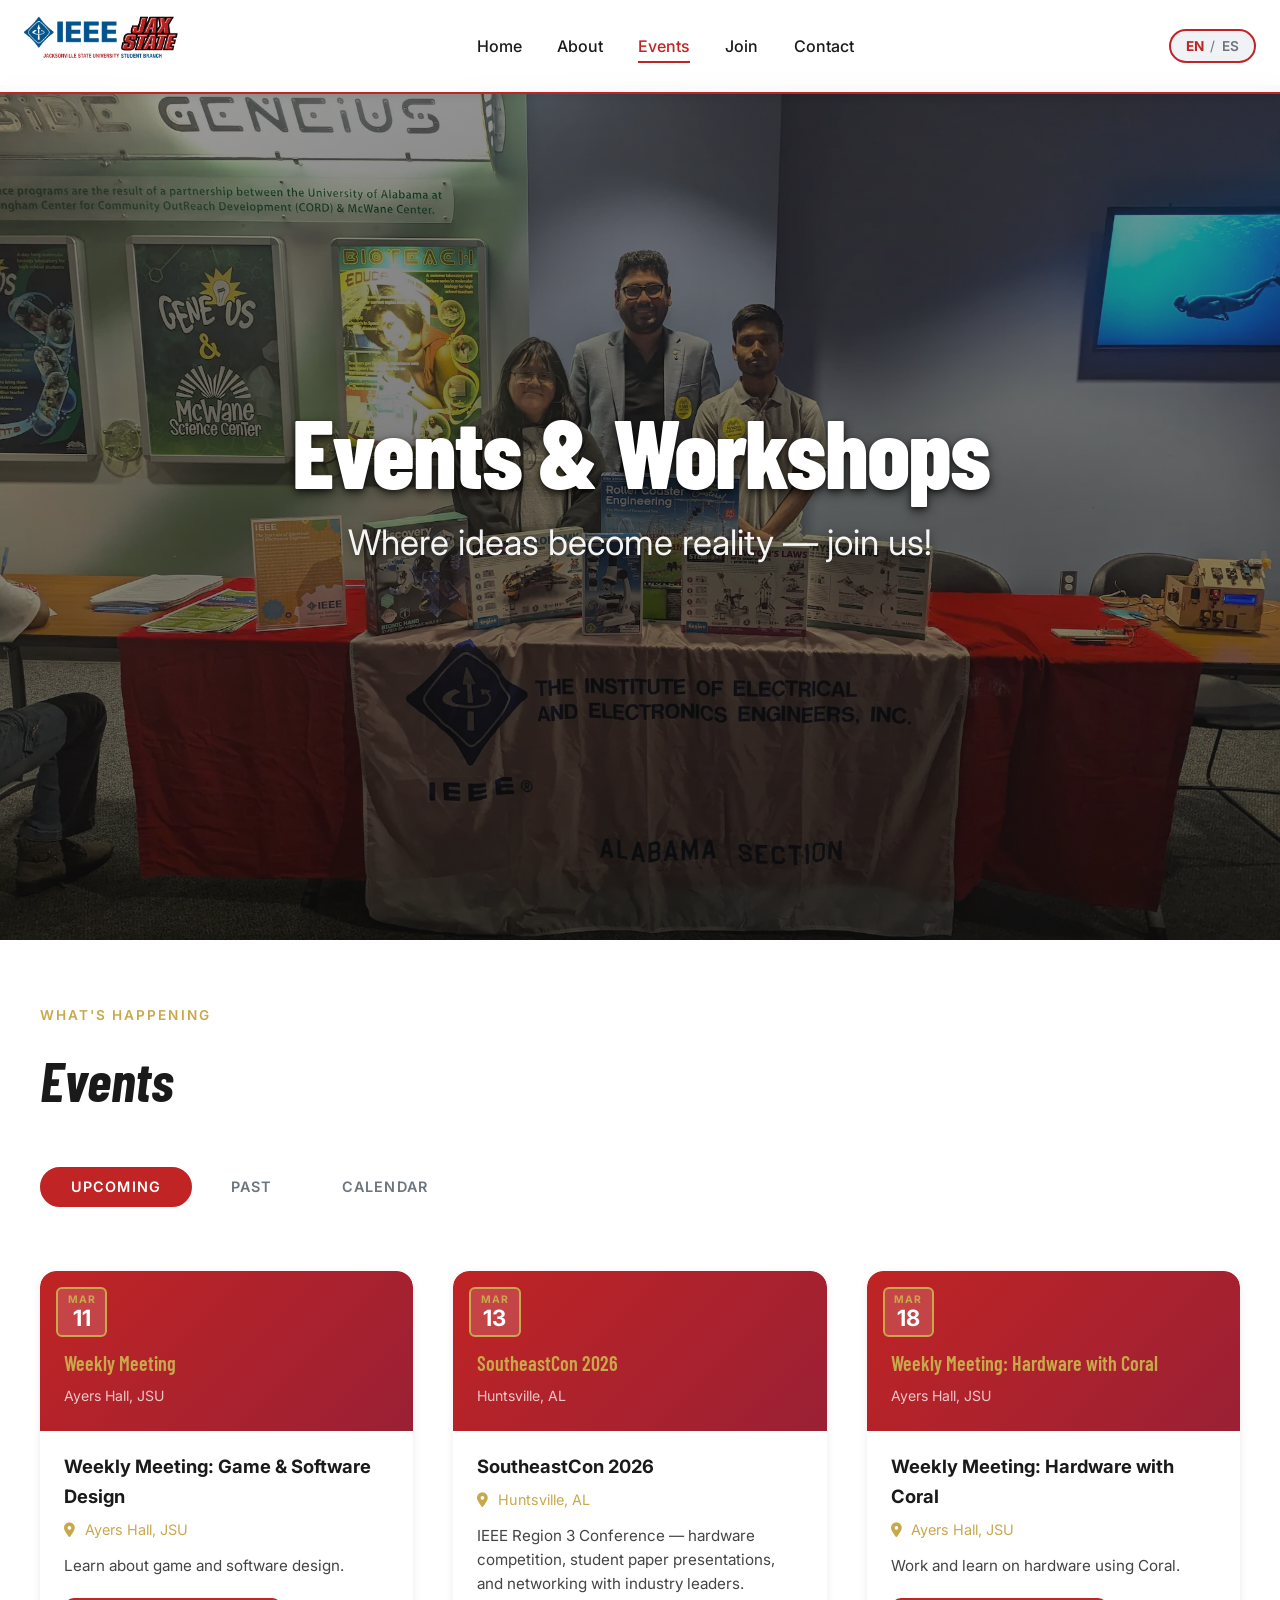
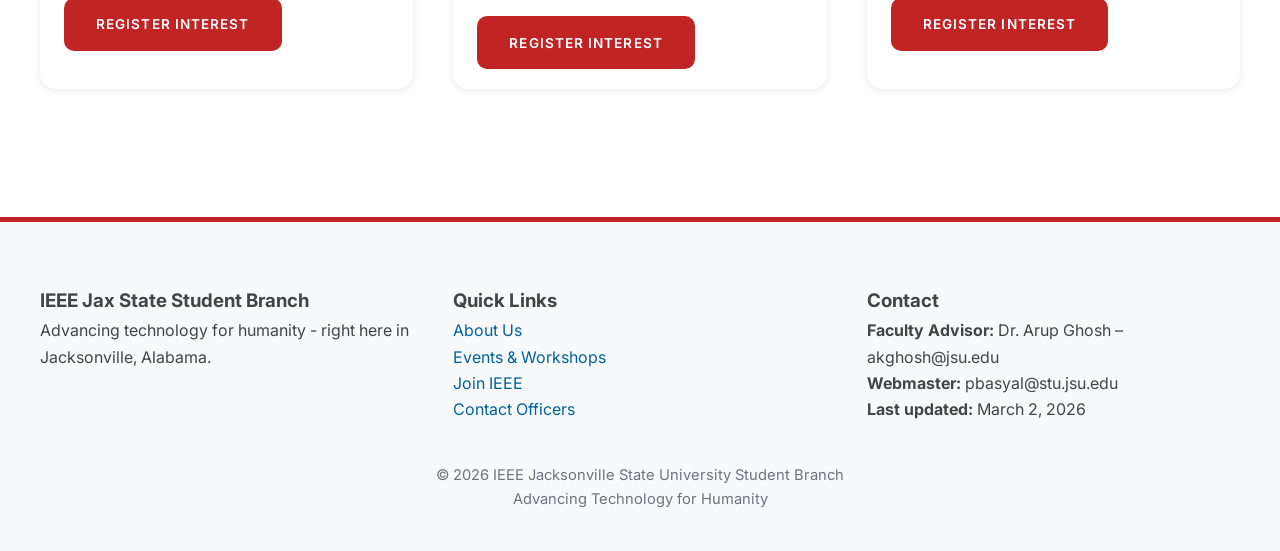
<file: events.html>
<!DOCTYPE html>
<html lang="en">
<head>
  <meta charset="UTF-8" />
  <meta name="viewport" content="width=device-width, initial-scale=1.0"/>
  <title>Events – IEEE Jax State Student Branch</title>
  <link rel="icon" type="image/png" href="/assets/favicon-3.png">
  <meta name="description" content="Upcoming and past events, workshops, competitions and IEEE activities at Jacksonville State University."/>
  <meta property="og:title" content="Events – IEEE Jax State Student Branch"/>
  <meta property="og:description" content="Upcoming and past events, workshops, competitions and IEEE activities at Jacksonville State University."/>
  <meta property="og:url" content="https://ieeejaxstate.github.io/events.html"/>
  <meta property="og:type" content="website"/>
  <link rel="canonical" href="https://ieeejaxstate.github.io/events.html"/>
  <link rel="stylesheet" href="styles.css"/>
  <link rel="stylesheet" href="https://cdnjs.cloudflare.com/ajax/libs/font-awesome/6.5.1/css/all.min.css" integrity="sha512-DTOQO9RWCH3ppGqcWaEA1BIZOC6xxalwEsw9c2QQeAIftl+Vegovlnee1c9QX4TctnWMn13TZye+giMm8e2LwA==" crossorigin="anonymous" referrerpolicy="no-referrer" />
  <link href="https://fonts.googleapis.com/css2?family=Barlow+Condensed:wght@700&family=Inter:wght@400;500;600;700&display=swap" rel="stylesheet">
</head>
<body>

<!-- Navbar-->
 <nav class="navbar">
  <div class="nav-container">
    <a href="index.html" class="brand">
      <span class="gamecock"><img height="45vh" src="assets/logo-new.png" alt=""></span>
    </a>

    <button class="hamburger" aria-label="Toggle menu">
      <span></span><span></span><span></span>
    </button>

    <div class="nav-links">
      <a href="index.html" data-i18n="nav.home">Home</a>
      <a href="about.html" data-i18n="nav.about">About</a>
      <a href="events.html" class="active" data-i18n="nav.events">Events</a>
      <a href="members.html" data-i18n="nav.join">Join</a>
      <a href="contact.html" data-i18n="nav.contact">Contact</a>
    </div>

    <button class="lang-toggle" id="lang-toggle" aria-label="Toggle language">
      <span class="lang-option active" data-lang="en">EN</span>
      <span class="lang-divider">/</span>
      <span class="lang-option" data-lang="es">ES</span>
    </button>
  </div>
</nav>

<!-- Page header -->
<section class="page-header">
  <div class="page-header-banner"></div>
  <div class="hero-content fade-up">
    <h1 data-i18n="events.title">Events & Workshops</h1>
    <p class="subtitle" data-i18n="events.subtitle">Where ideas become reality — join us!</p>
  </div>
</section>

<!-- Events Section -->
<section class="ev-section">
  <div class="ev-container">
    <span class="ev-label fade-up" data-i18n="events.label">WHAT'S HAPPENING</span>
    <h1 class="ev-heading fade-up" data-i18n="events.title">Events</h1>

    <!-- Tab navigation -->
    <div class="ev-tabs">
      <button class="ev-tab active" data-tab="upcoming" data-i18n="events.tabUpcoming">UPCOMING</button>
      <button class="ev-tab" data-tab="past" data-i18n="events.tabPast">PAST</button>
      <button class="ev-tab" data-tab="calendar" data-i18n="events.tabCalendar">CALENDAR</button>
    </div>

    <!-- UPCOMING tab -->
    <div class="ev-tab-content active" id="tab-upcoming">
      <div class="ev-grid stagger-parent">

        <!-- Event 1 – Weekly Meeting: Game & Software Design -->
        <div class="ev-card stagger-child card-hover-lift">
          <div class="ev-card__preview">
            <div class="ev-date-badge"><span class="ev-month">MAR</span><span class="ev-day">11</span></div>
            <h3 class="ev-card__title" data-i18n="events.e3title">Weekly Meeting</h3>
            <p class="ev-card__location" data-i18n="events.e3loc">Ayers Hall, JSU</p>
          </div>
          <div class="ev-card__details">
            <h3 data-i18n="events.e3name">Weekly Meeting: Game & Software Design</h3>
            <p class="ev-card__place"><i class="fas fa-map-marker-alt"></i> <span data-i18n="events.e3loc">Ayers Hall, JSU</span></p>
            <p class="ev-card__desc" data-i18n="events.e3desc">Learn about game and software design.</p>
            <a href="#" class="btn btn-primary ev-btn" data-i18n="events.register">REGISTER INTEREST</a>
          </div>
        </div>

        <!-- Event 2 – SoutheastCon 2026 -->
        <div class="ev-card stagger-child card-hover-lift">
          <div class="ev-card__preview">
            <div class="ev-date-badge"><span class="ev-month">MAR</span><span class="ev-day">13</span></div>
            <h3 class="ev-card__title" data-i18n="events.e1title">SoutheastCon 2026</h3>
            <p class="ev-card__location" data-i18n="events.e1loc">Huntsville, AL</p>
          </div>
          <div class="ev-card__details">
            <h3 data-i18n="events.e1name">SoutheastCon 2026</h3>
            <p class="ev-card__place"><i class="fas fa-map-marker-alt"></i> <span data-i18n="events.e1loc">Huntsville, AL</span></p>
            <p class="ev-card__desc" data-i18n="events.e1desc">IEEE Region 3 Conference &mdash; hardware competition, student paper presentations, and networking with industry leaders.</p>
            <a href="#" class="btn btn-primary ev-btn" data-i18n="events.register">REGISTER INTEREST</a>
          </div>
        </div>

        <!-- Event 3 – Weekly Meeting: Hardware with Coral -->
        <div class="ev-card stagger-child card-hover-lift">
          <div class="ev-card__preview">
            <div class="ev-date-badge"><span class="ev-month">MAR</span><span class="ev-day">18</span></div>
            <h3 class="ev-card__title" data-i18n="events.e4title">Weekly Meeting: Hardware with Coral</h3>
            <p class="ev-card__location" data-i18n="events.e4loc">Ayers Hall, JSU</p>
          </div>
          <div class="ev-card__details">
            <h3 data-i18n="events.e4name">Weekly Meeting: Hardware with Coral</h3>
            <p class="ev-card__place"><i class="fas fa-map-marker-alt"></i> <span data-i18n="events.e4loc">Ayers Hall, JSU</span></p>
            <p class="ev-card__desc" data-i18n="events.e4desc">Work and learn on hardware using Coral.</p>
            <a href="#" class="btn btn-primary ev-btn" data-i18n="events.register">REGISTER INTEREST</a>
          </div>
        </div>

      </div>
    </div>

    <!-- PAST tab -->
    <div class="ev-tab-content" id="tab-past">
      <div class="ev-grid stagger-parent">

        <div class="ev-card stagger-child card-hover-lift">
          <div class="ev-card__preview">
            <div class="ev-date-badge"><span class="ev-month">NOV</span><span class="ev-day">8</span></div>
            <h3 class="ev-card__title" data-i18n="events.p1title">ICPC Southeast USA Division 2 </h3>
            <p class="ev-card__location" data-i18n="events.p1loc">Atlanta, GA</p>
          </div>
          <div class="ev-card__details">
            <h3>ICPC Southeast USA Division 2 Competition</h3>
            <p class="ev-card__place"><i class="fas fa-map-marker-alt"></i> Atlanta, GA</p>
            <p class="ev-card__desc" data-i18n="events.p1desc">A group of JSU computer science students, guided by coach Dr. Arup Ghosh, competed at Georgia Tech in the ICPC Southeast USA Division 2 programming competition. They solved thirteen challenging problems in a five-hour contest, winning Gold (JaxState4) and Bronze (JaxState2) medals. The team practiced every Saturday since summer, showing strong coding skills and proving JSU can compete with top universities in the region.</p>
          </div>
        </div>

        

        <div class="ev-card stagger-child card-hover-lift">
          <div class="ev-card__preview">
            <div class="ev-date-badge"><span class="ev-month">MAR</span><span class="ev-day">15</span></div>
            <h3 class="ev-card__title" data-i18n="events.p1title">IEEE SoutheastCon 2025</h3>
            <p class="ev-card__location" data-i18n="events.p1loc">Charlotte, NC</p>
          </div>
          <div class="ev-card__details">
            <h3 data-i18n="events.p1name">IEEE SoutheastCon 2025</h3>
            <p class="ev-card__place"><i class="fas fa-map-marker-alt"></i> <span data-i18n="events.p1loc">Charlotte, NC</span></p>
            <p class="ev-card__desc" data-i18n="events.p1desc">Ten Jacksonville State University computer science students, guided by Dr. Arup Ghosh, traveled to Charlotte for the IEEE SoutheastCon conference. They competed in challenges such as software, hardware, networking, ethics, and presentations against universities from across the Southeast. Two students presented research papers on learning improvement and teen online safety. JSU also received the Exemplary Student Branch Award for leadership and student involvement.</p>
          </div>
        </div>

        <!-- Event – SoutheastCon 2024 -->
        <div class="ev-card stagger-child card-hover-lift">
          <div class="ev-card__preview">
            <div class="ev-date-badge"><span class="ev-month">MAR</span><span class="ev-day">20</span></div>
            <h3 class="ev-card__title" data-i18n="events.p2title">IEEE SoutheastCon 2024</h3>
            <p class="ev-card__location" data-i18n="events.p2loc">Atlanta, GA</p>
          </div>
          <div class="ev-card__details">
            <h3 data-i18n="events.p2name">IEEE SoutheastCon 2024</h3>
            <p class="ev-card__place"><i class="fas fa-map-marker-alt"></i> <span data-i18n="events.p2loc">Atlanta, GA</span></p>
            <p class="ev-card__desc" data-i18n="events.p2desc">A group of ten JSU computer science students, guided by Dr. Arup Ghosh, attended IEEE SoutheastCon 2024 in Atlanta. They competed in software, hardware, networking, ethics, and presentations, winning the Exemplary Student Branch Award for leadership and involvement. Two students presented research papers on learning improvement and online safety for teens. JSU students proudly represented their university among top engineering schools in the region.</p>
          </div>
        </div>

        

      </div>
    </div>

    <!-- CALENDAR tab -->
    <div class="ev-tab-content" id="tab-calendar">
      <div style="text-align:center;">
        <h3 data-i18n="calendar.live">Live Calendar</h3>
        <iframe src="https://calendar.google.com/calendar/embed?src=417ea105f7176b2054610d8eeb1a9aeb452cdad0dfd4c1419b66f2cdfc347d2e%40group.calendar.google.com&ctz=America%2FChicago"
                class="calendar-iframe"
                style="margin-top:1rem;"
                frameborder="0" scrolling="no"></iframe>
        <p style="margin-top:1rem; color:var(--text-muted); font-size:0.95rem;">
          <span data-i18n="calendar.public">Calendar is public — no login required</span>
        </p>
      </div>
    </div>

  </div>
</section>

<!-- Footer (copy from index.html) -->
 <footer>
  <div class="footer-grid">
    <div>
      <h3 data-i18n="footer.branch">IEEE Jax State Student Branch</h3>
      <p data-i18n="footer.tagline">Advancing technology for humanity - right here in Jacksonville, Alabama.</p>
    </div>

    <div>
      <h3 data-i18n="footer.links">Quick Links</h3>
      <ul style="list-style:none; padding:0;">
        <li><a href="about.html" data-i18n="footer.about">About Us</a></li>
        <li><a href="events.html" data-i18n="footer.events">Events & Workshops</a></li>
        <li><a href="members.html" data-i18n="footer.join">Join IEEE</a></li>
        <li><a href="contact.html" data-i18n="footer.contact">Contact Officers</a></li>
      </ul>
    </div>

    <div>
      <h3 data-i18n="footer.contactTitle">Contact</h3>
      <p><strong data-i18n="footer.advisor">Faculty Advisor:</strong> Dr. Arup Ghosh – akghosh@jsu.edu</p>
      <p><strong data-i18n="footer.webmaster">Webmaster:</strong> pbasyal@stu.jsu.edu</p>
      <p><strong data-i18n="footer.updated">Last updated:</strong> March 2, 2026</p>
    </div>
  </div>

  <div class="last-updated" data-i18n="footer.copyright">
    © 2026 IEEE Jacksonville State University Student Branch <br>
    Advancing Technology for Humanity
  </div>
</footer>

<script src="script.js"></script>
</body>
</html>
</file>
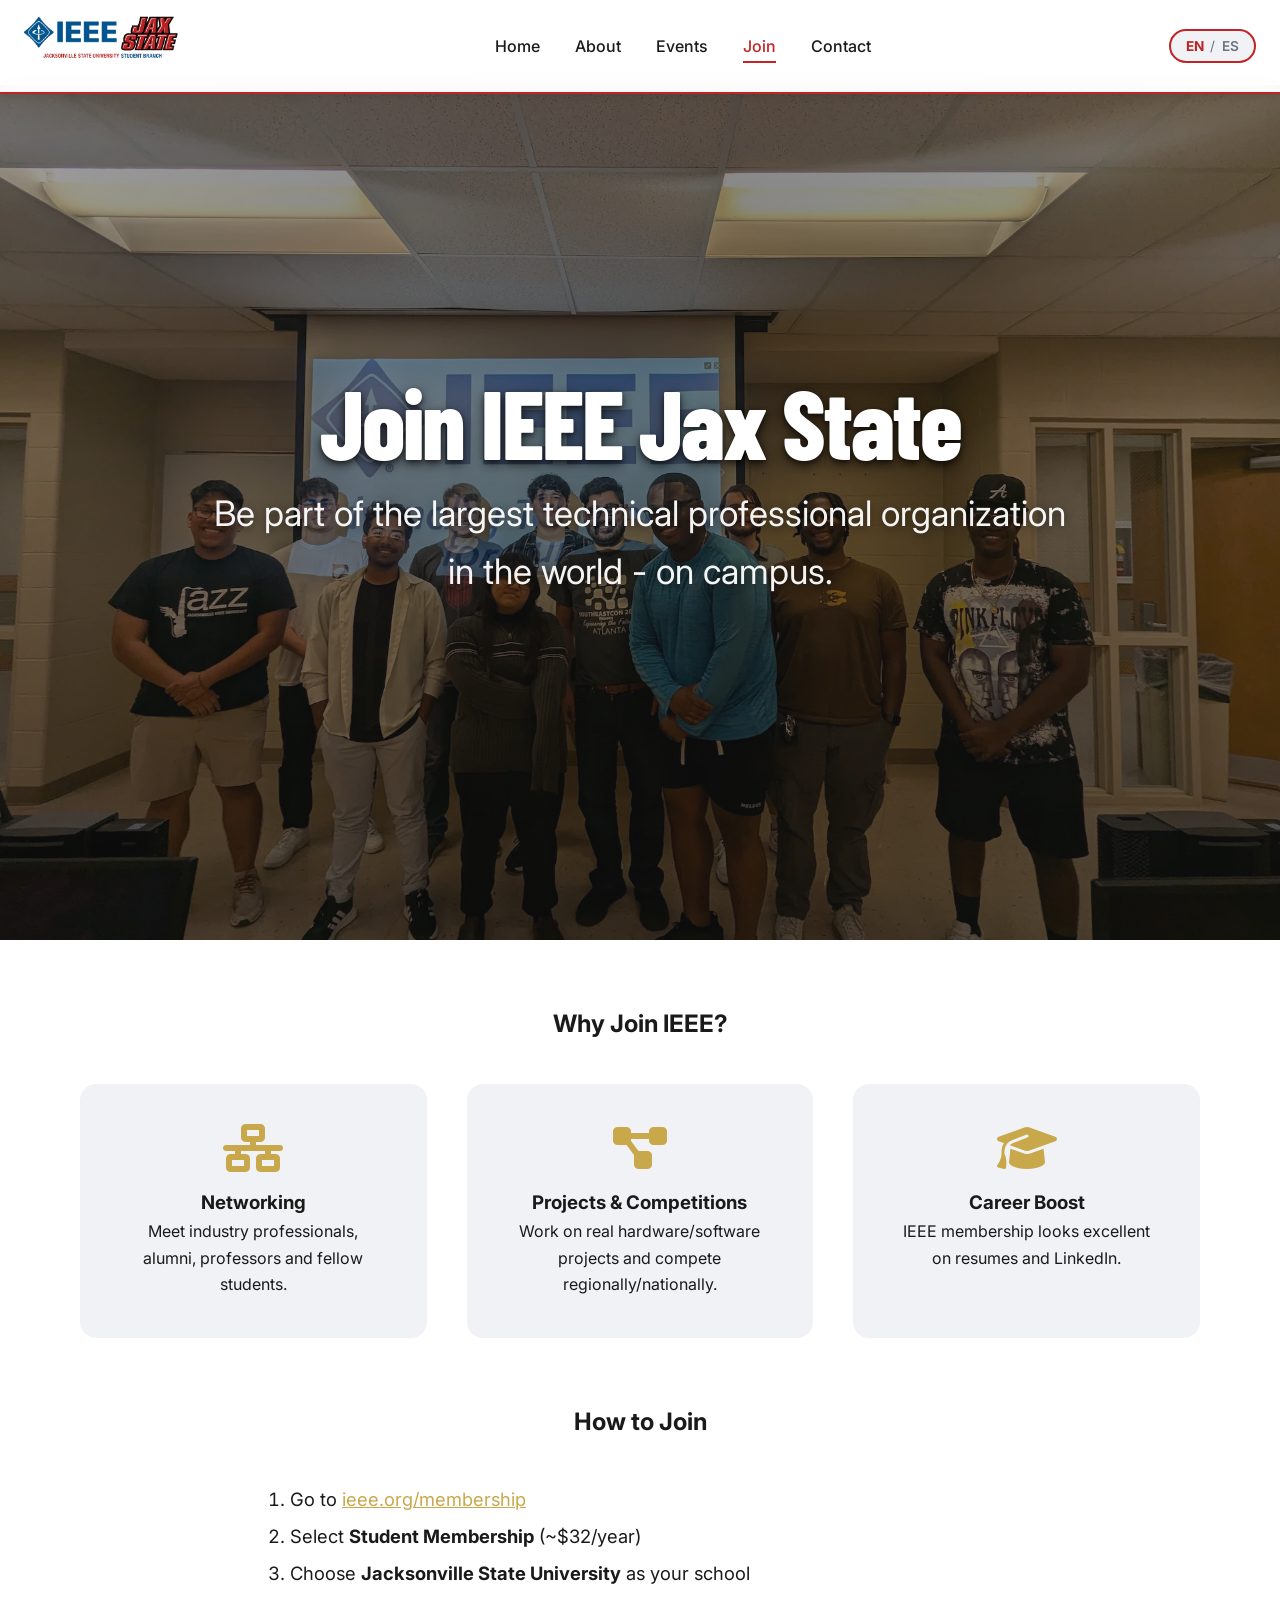
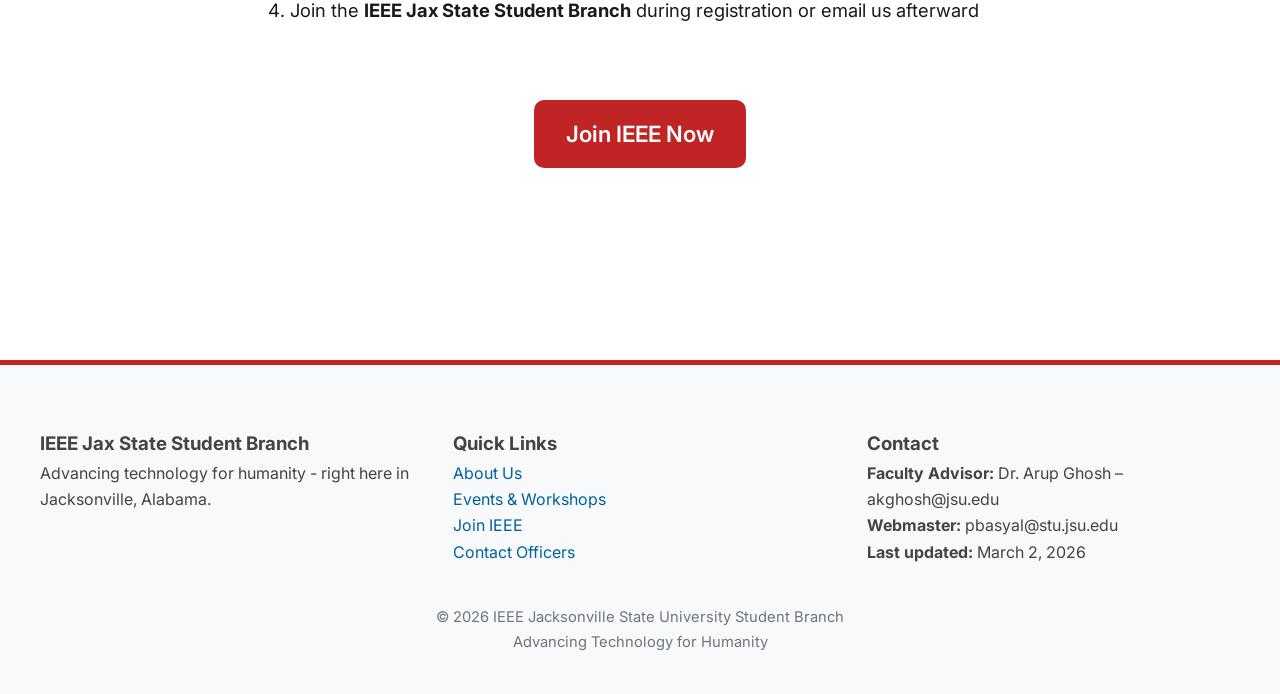
<file: members.html>
<!DOCTYPE html>
<html lang="en">
<head>
  <meta charset="UTF-8" />
  <meta name="viewport" content="width=device-width, initial-scale=1.0"/>
  <title>Join IEEE Jax State – Membership</title>
  <link rel="icon" type="image/png" href="/assets/favicon-3.png">
  <meta name="description" content="Join the IEEE Student Branch at Jacksonville State University. Learn about membership benefits, dues, and how to become a member."/>
  <meta property="og:title" content="Join IEEE Jax State – Membership"/>
  <meta property="og:description" content="Join the IEEE Student Branch at Jacksonville State University. Membership benefits, dues, and sign-up."/>
  <meta property="og:url" content="https://ieeejaxstate.github.io/members.html"/>
  <meta property="og:type" content="website"/>
  <link rel="canonical" href="https://ieeejaxstate.github.io/members.html"/>
  <link rel="stylesheet" href="styles.css"/>
  <link rel="stylesheet" href="https://cdnjs.cloudflare.com/ajax/libs/font-awesome/6.5.1/css/all.min.css" integrity="sha512-DTOQO9RWCH3ppGqcWaEA1BIZOC6xxalwEsw9c2QQeAIftl+Vegovlnee1c9QX4TctnWMn13TZye+giMm8e2LwA==" crossorigin="anonymous" referrerpolicy="no-referrer" />
  <link href="https://fonts.googleapis.com/css2?family=Barlow+Condensed:wght@700&family=Inter:wght@400;500;600;700&display=swap" rel="stylesheet">
</head>
<body>

<!-- Navbar -->
<nav class="navbar">
<div class="nav-container">
  <a href="index.html" class="brand">
      <span class="gamecock"><img height="45vh" src="assets/logo-new.png" alt=""></span>

  <button class="hamburger" aria-label="Toggle menu">
    <span></span><span></span><span></span>
  </button>

  <div class="nav-links">
    <a href="index.html" data-i18n="nav.home">Home</a>
    <a href="about.html" data-i18n="nav.about">About</a>
    <a href="events.html" data-i18n="nav.events">Events</a>
    <a href="members.html" class="active" data-i18n="nav.join">Join</a>
    <a href="contact.html" data-i18n="nav.contact">Contact</a>
  </div>

  <button class="lang-toggle" id="lang-toggle" aria-label="Toggle language">
    <span class="lang-option active" data-lang="en">EN</span>
    <span class="lang-divider">/</span>
    <span class="lang-option" data-lang="es">ES</span>
  </button>
</div>
</nav>

<section class="page-header">
  <div class="page-header-banner"></div>
  <div class="hero-content fade-up">
    <h1 data-i18n="members.title">Join IEEE Jax State</h1>
    <p class="subtitle" data-i18n="members.subtitle">Be part of the largest technical professional organization in the world - on campus.</p>
  </div>
</section>

<main class="members-main">

  <section class="members-why-section">
    <h2 class="fade-up" data-i18n="members.why">Why Join IEEE?</h2>
    
    <div class="stagger-parent members-cards-grid">
      <div class="stagger-child card-hover-lift members-benefit-card">
        <i class="fas fa-network-wired fa-3x"></i>
        <h3 data-i18n="members.networking">Networking</h3>
        <p data-i18n="members.networkingText">Meet industry professionals, alumni, professors and fellow students.</p>
      </div>
      <div class="stagger-child card-hover-lift members-benefit-card">
        <i class="fas fa-project-diagram fa-3x"></i>
        <h3 data-i18n="members.projects">Projects & Competitions</h3>
        <p data-i18n="members.projectsText">Work on real hardware/software projects and compete regionally/nationally.</p>
      </div>
      <div class="stagger-child card-hover-lift members-benefit-card">
        <i class="fas fa-graduation-cap fa-3x"></i>
        <h3 data-i18n="members.career">Career Boost</h3>
        <p data-i18n="members.careerText">IEEE membership looks excellent on resumes and LinkedIn.</p>
      </div>
    </div>
  </section>

  <section class="members-how-section">
    <h2 class="fade-up" data-i18n="members.how">How to Join</h2>
    <ol class="members-steps">
      <li><span data-i18n="members.step1">Go to</span> <a href="https://www.ieee.org/membership/join/index.html" target="_blank">ieee.org/membership</a></li>
      <li data-i18n="members.step2">Select <strong>Student Membership</strong> (~$32/year)</li>
      <li data-i18n="members.step3">Choose <strong>Jacksonville State University</strong> as your school</li>
      <li data-i18n="members.step4">Join the <strong>IEEE Jax State Student Branch</strong> during registration or email us afterward</li>
    </ol>
    <a href="https://www.ieee.org/membership/join/index.html" target="_blank" class="btn btn-primary members-join-btn" data-i18n="members.joinBtn">
      Join IEEE Now
    </a>
  </section>

</main>

<!-- Footer -->
 <footer>
  <div class="footer-grid">
    <div>
      <h3 data-i18n="footer.branch">IEEE Jax State Student Branch</h3>
      <p data-i18n="footer.tagline">Advancing technology for humanity - right here in Jacksonville, Alabama.</p>
    </div>

    <div>
      <h3 data-i18n="footer.links">Quick Links</h3>
      <ul style="list-style:none; padding:0;">
        <li><a href="about.html" data-i18n="footer.about">About Us</a></li>
        <li><a href="events.html" data-i18n="footer.events">Events & Workshops</a></li>
        <li><a href="members.html" data-i18n="footer.join">Join IEEE</a></li>
        <li><a href="contact.html" data-i18n="footer.contact">Contact Officers</a></li>
      </ul>
    </div>

    <div>
      <h3 data-i18n="footer.contactTitle">Contact</h3>
      <p><strong data-i18n="footer.advisor">Faculty Advisor:</strong> Dr. Arup Ghosh – akghosh@jsu.edu</p>
      <p><strong data-i18n="footer.webmaster">Webmaster:</strong> pbasyal@stu.jsu.edu</p>
      <p><strong data-i18n="footer.updated">Last updated:</strong> March 2, 2026</p>
    </div>
  </div>

  <div class="last-updated" data-i18n="footer.copyright">
    © 2026 IEEE Jacksonville State University Student Branch <br>
    Advancing Technology for Humanity
  </div>
</footer>

<script src="script.js"></script>
</body>
</html>
</file>
<file: styles.css>
:root {
  --jsu-maroon:     #c02424;    /* Before --- #751818 */
  --jsu-gold:       #C9A84C;
  --ieee-blue:      #00629B;
  --ieee-blue-dark: #004a75;

  /* Light theme */
  --bg-primary:     #ffffff;
  --bg-secondary:   #f8f9fa;
  --bg-surface:     #ffffff;
  --bg-raised:      #f0f2f5;

  /* Text */
  --text-primary:   #1a1a1a;
  --text-secondary: #444444;
  --text-muted:     #6c757d;
  --text-light:     #ffffff;

  /* Borders & shadows */
  --border-light:   #e0e0e0;
  --shadow-sm:      0 2px 8px rgba(0,0,0,0.08);
  --shadow-md:      0 6px 20px rgba(0,0,0,0.10);
  --shadow-maroon:  0 0 20px rgba(117,24,44,0.4);

  /* Spacing & radius */
  --radius-sm:      6px;
  --radius-md:      10px;
  --radius-lg:      16px;

  /* Animation tokens */
  --transition-fast: 150ms ease;
  --transition-base: 280ms ease;
  --transition-slow: 500ms ease;
  --transition:      240ms ease;

  --space-xs:       0.5rem;
  --space-sm:       1rem;
  --space-md:       1.5rem;
  --space-lg:       2.5rem;
  --space-xl:       4rem;
}

@import url('https://fonts.googleapis.com/css2?family=Barlow+Condensed:wght@600;700&family=Inter:wght@400;500;600;700&display=swap');

* {
  box-sizing: border-box;
  margin: 0;
  padding: 0;
}

html {
  scroll-behavior: smooth;
  overflow-x: hidden;
}

body {
  font-family: 'Inter', system-ui, -apple-system, sans-serif;
  background: var(--bg-primary);
  color: var(--text-primary);
  line-height: 1.65;
  min-height: 100vh;
  padding-top: 85px;
  overflow-x: hidden;
  width: 100%;
}

/* ────────────────────────────────────────────────
   Navbar
───────────────────────────────────────────────── */

.navbar {
  position: fixed;
  top: 0;
  left: 0;
  right: 0;
  z-index: 1000;
  background: rgba(255,255,255,0.96);
  backdrop-filter: blur(12px);
  border-bottom: 2px solid var(--jsu-maroon);
  box-shadow: var(--shadow-sm);
  transition: all var(--transition);
}

.navbar.scrolled {
  box-shadow: var(--shadow-md);
}

.nav-container {
  max-width: 1300px;
  margin: 0 auto;
  padding: var(--space-sm) var(--space-md);
  display: flex;
  justify-content: space-between;
  align-items: center;
}

.brand {
  display: flex;
  align-items: center;
  gap: var(--space-sm);
  text-decoration: none;
  color: var(--jsu-maroon);
  font-weight: 700;
  font-size: 1.6rem;
}

.brand .gamecock {
  font-size: 2.1rem;
}

.nav-links {
  display: flex;
  gap: 2.2rem;
}

.nav-links a {
  color: var(--text-primary);
  text-decoration: none;
  font-weight: 500;
  transition: color var(--transition), transform var(--transition);
}

.nav-links a:hover,
.nav-links a.active {
  color: var(--jsu-maroon);
}

/* Mobile toggle */
.hamburger {
  display: none;
  flex-direction: column;
  gap: 5px;
  cursor: pointer;
  background: none;
  border: none;
  padding: 0.5rem;
  z-index: 1001;
}

@media (max-width: 992px) {
  .nav-links {
    flex-direction: column;
    position: absolute;
    top: 100%;
    left: 0;
    right: 0;
    background: white;
    padding: 0 var(--space-md);
    box-shadow: var(--shadow-md);
    gap: 0;
    z-index: 999;
    max-height: 0;
    overflow: hidden;
    opacity: 0;
    transition: max-height 0.35s ease, opacity 0.25s ease, padding 0.35s ease;
    display: flex;
  }
  .nav-links a {
    padding: 0.75rem 0;
    border-bottom: 1px solid var(--border-light);
    font-size: 1.05rem;
  }
  .nav-links a:last-child {
    border-bottom: none;
  }
  .nav-links.active {
    max-height: 400px;
    opacity: 1;
    padding: var(--space-lg) var(--space-md);
  }
  .hamburger {
    display: flex;
    order: 3;
  }
  .lang-toggle {
    order: 2;
    margin-left: auto;
    margin-right: 0.75rem;
  }
}

/* ────────────────────────────────────────────────
   Page Specific Hero images
───────────────────────────────────────────────── */

/* Home */
.hero::after {
  background: url("/assets/hero-images/Home_Hero_Image.webp") center / cover no-repeat !important;
  opacity: 0.9;
  z-index: 0;
}

/* About Us */
body:has(.about-main) .page-header::after {
  background: url("/assets/Homepage_AboutUs.webp") center / cover no-repeat !important;
  opacity: 0.9;
  z-index: 0;
}

/* Events */
body:has(.ev-section) .page-header::after {
  background: url("/assets/hero-images/Events_Hero_Image.webp") center / cover no-repeat !important;
  opacity: 0.9;
  z-index: 0;
}

/* Members/Join */
body:has(.members-main) .page-header::after {
  background: url("/assets/hero-images/JoinP_Hero_Image.webp") center / cover no-repeat !important;
  opacity: 0.9;
  z-index: 0;
}

/* Contact */
body:has(.contact-main) .page-header::after {
  background: url("/assets/hero-images/Contact_Hero_image.webp") center / cover no-repeat !important;
  opacity: 0.9;
  z-index: 0;
}

/* Fallback if body class missing */
.page-header::after:not(:has(body:has(.hero))) {
  background: none !important;
  opacity: 0 !important;
}


/* ────────────────────────────────────────────────
   Hero / Page Header
───────────────────────────────────────────────── */

.hero,
.page-header {
  min-height: 95vh;                    /* taller for impact */
  background: linear-gradient(135deg, #f8f0e9 0%, #ffffff 100%);
  position: relative;
  display: flex;
  align-items: center;
  justify-content: center;
  overflow: hidden;
  width: 100%;
}

/* Stronger, cleaner overlay + vignette for focus */
.hero::before,
.page-header::before {
  content: "";
  position: absolute;
  inset: 0;
  background: 
    linear-gradient(to bottom, rgba(0,0,0,0.38) 0%, rgba(0,0,0,0.55) 100%),
    radial-gradient(circle at 50% 30%, rgba(0,0,0,0.15) 0%, transparent 70%);
  z-index: 1;
}

/* Actual background image – lower opacity, more controlled */
.hero::after,
.page-header::after {
  content: "";
  position: absolute;
  inset: 0;  opacity: 0.9;                       /* was 0.7 → lowered for text legibility */
  z-index: 0;
}

.hero-content,
.page-header .hero-content {
  position: relative;
  z-index: 2;
  text-align: center;
  max-width: 1100px;
  padding: 0 5%;
  color: white;                        /* force white text for max contrast */
}

/* Hero heading – bigger, bolder, with subtle shadow for pop */
.hero h1,
.page-header h1 {
  font-family: 'Barlow Condensed', sans-serif;
  font-size: clamp(4.8rem, 10vw, 6rem);
  font-weight: 800;
  color: white;
  margin-bottom: 1.2rem;
  line-height: 0.88;
  letter-spacing: -2px;
  text-shadow: 
    0 4px 12px rgba(0,0,0,0.65),
    0 2px 4px rgba(0,0,0,0.4);
}

/* Subtitle – larger, cleaner */
.hero .subtitle,
.page-header .subtitle {
  font-size: clamp(1.6rem, 4vw, 2.2rem);
  max-width: 880px;
  margin: 0 auto 2.8rem;
  color: rgba(255,255,255,0.95);
  font-weight: 400;
  text-shadow: 0 2px 8px rgba(0,0,0,0.5);
}

/* Buttons – high contrast, gold + white variant */
.hero-buttons .btn-primary {
  background: var(--jsu-maroon);
  color: white;
  box-shadow: 0 6px 20px rgba(117,24,44,0.35);
}

.hero-buttons .btn-outline {
  border: 2px solid white;
  color: white;
  background: transparent;
}

.hero-buttons .btn-outline:hover {
  background: white;
  color: var(--jsu-maroon);
}

@media (max-width: 480px) {
  .hero-buttons {
    flex-direction: column;
    align-items: center;
  }
  .hero-buttons .btn {
    width: 100%;
    max-width: 280px;
    text-align: center;
  }
}

/* ────────────────────────────────────────────────
   Stats Grid
───────────────────────────────────────────────── */

.stats-section {
  padding: 5rem var(--space-lg);
  background: #f8f9fa;
  text-align: center;
}

.stats-grid {
  max-width: 1200px;
  margin: 0 auto;
  display: grid;
  grid-template-columns: repeat(auto-fit, minmax(180px, 1fr));
  gap: 2.5rem;
}

@media (max-width: 480px) {
  .stats-section { padding: 2rem var(--space-sm); }
  .stats-grid { 
    grid-template-columns: repeat(2, 1fr); 
    gap: 1.2rem;
  }
}

/* ────────────────────────────────────────────────
   Calendar Section
───────────────────────────────────────────────── */

.calendar-section {
  margin-top: var(--space-xl);
  margin-bottom: var(--space-xl);
  text-align: center;
  padding: 0 var(--space-md);
}

.calendar-section h1 {
  font-family: 'Barlow Condensed', sans-serif;
  font-size: clamp(2rem, 4vw, 3rem);
}

.calendar-iframe {
  margin-top: var(--space-md);
  border: 0;
  width: 90%;
  height: 70vh;
  border-radius: var(--radius-lg);
}

.calendar-note {
  margin-top: 1rem;
  color: var(--text-muted);
  font-size: 0.95rem;
}

@media (max-width: 768px) {
  .calendar-iframe { width: 100%; height: 50vh; }
  .calendar-section { padding: 0 var(--space-xs); }
}

/* ────────────────────────────────────────────────
   CTA Section
───────────────────────────────────────────────── */

.cta-section {
  padding: var(--space-xl) var(--space-md);
  text-align: center;
  background: #fff;
}

.cta-section h2 {
  font-family: 'Barlow Condensed', sans-serif;
  font-size: clamp(1.6rem, 5vw, 3rem);
  margin-bottom: var(--space-md);
}

.cta-btn {
  font-size: clamp(1rem, 2.5vw, 1.4rem);
  padding: 1.2rem 2.8rem;
}

@media (max-width: 480px) {
  .cta-btn { 
    padding: 1rem 2rem; 
    width: 100%;
    max-width: 300px;
  }
}

/* ────────────────────────────────────────────────
   Members Page
───────────────────────────────────────────────── */

.members-main {
  padding: var(--space-xl) var(--space-lg);
  max-width: 1200px;
  margin: 0 auto;
}

.members-why-section {
  margin-bottom: var(--space-xl);
}

.members-why-section h2 {
  text-align: center;
  margin-bottom: var(--space-lg);
}

.members-cards-grid {
  display: grid;
  grid-template-columns: repeat(auto-fit, minmax(260px, 1fr));
  gap: var(--space-lg);
}

.members-benefit-card {
  background: var(--bg-raised);
  padding: var(--space-lg);
  border-radius: var(--radius-lg);
  text-align: center;
}

.members-benefit-card i {
  color: var(--jsu-gold);
  margin-bottom: 1rem;
}

.members-how-section {
  text-align: center;
  margin: var(--space-xl) 0;
}

.members-steps {
  max-width: 700px;
  margin: var(--space-lg) auto;
  text-align: left;
  font-size: 1.15rem;
  line-height: 2;
}

.members-steps a {
  color: var(--jsu-gold);
}

.members-join-btn {
  font-size: clamp(1rem, 2.5vw, 1.4rem);
  padding: 1.2rem 3rem;
  margin-top: 2rem;
  display: inline-block;
}

@media (max-width: 768px) {
  .members-main { padding: var(--space-lg) var(--space-sm); }
  .members-cards-grid { grid-template-columns: 1fr; }
  .members-steps { font-size: 1rem; padding: 0 var(--space-sm); }
  .members-join-btn { 
    width: 100%; 
    max-width: 300px; 
    padding: 1rem 2rem; 
  }
}

/* ────────────────────────────────────────────────
   Contact Page
───────────────────────────────────────────────── */

.contact-main {
  padding: var(--space-xl) var(--space-lg);
  max-width: 1100px;
  margin: 0 auto;
}

.about-main {
  padding: var(--space-xl) var(--space-lg);
  max-width: 1300px;
  margin: 0 auto;
}

@media (max-width: 768px) {
  .contact-main { padding: var(--space-lg) var(--space-sm); }
  .about-main { padding: var(--space-lg) var(--space-sm); }
}

/* ────────────────────────────────────────────────
   About Feature Section
───────────────────────────────────────────────── */

.about-feature {
  background: var(--jsu-maroon);
  color: #fff;
  padding: var(--space-xl) var(--space-lg);
}

.about-feature__inner {
  max-width: 1300px;
  margin: 0 auto;
  display: grid;
  grid-template-columns: 1fr 1fr;
  gap: var(--space-xl);
  align-items: center;
}

.about-feature__label {
  display: block;
  font-size: 0.85rem;
  font-weight: 700;
  letter-spacing: 0.15em;
  text-transform: uppercase;
  color: var(--jsu-gold);
  margin-bottom: var(--space-sm);
}

.about-feature__heading {
  font-family: 'Barlow Condensed', sans-serif;
  font-size: clamp(2rem, 4vw, 3rem);
  color: #fff;
  margin-bottom: var(--space-md);
  line-height: 1.1;
}

.about-feature__text p {
  font-size: 1.1rem;
  line-height: 1.75;
  margin-bottom: var(--space-md);
  color: rgba(255, 255, 255, 0.85);
}

.about-feature__image {
  border-radius: var(--radius-lg);
  overflow: hidden;
  border: 2px solid rgba(255, 255, 255, 0.2);
  box-shadow: 0 10px 40px rgba(0, 0, 0, 0.3);
}

.about-feature__image img {
  width: 100%;
  height: 100%;
  object-fit: cover;
  display: block;
}

.about-section h2 {
  margin-top: 0.5vh;
  font-family: 'Barlow Condensed', sans-serif;
  font-size: clamp(2rem, 4vw, 3rem);
  color: var(--text-primary);
  margin-bottom: var(--space-md);
}

.about-section li {
  margin-left: 2em;
  margin-top: 1em;
}

.about-section ul{
  margin-bottom: 2em;
}

@media (max-width: 768px) {
  .about-feature__inner {
    grid-template-columns: 1fr;
  }
  .about-feature__image {
    order: -1;
  }
}

/* ────────────────────────────────────────────────
   Contact Page Grid
───────────────────────────────────────────────── */

.contact-grid {
  display: grid;
  grid-template-columns: 1fr 1fr;
  gap: var(--space-xl);
}

.contact-grid input,
.contact-grid textarea {
  padding: 1rem;
  border-radius: var(--radius-md);
  border: 1px solid var(--border-light);
  background: var(--bg-raised);
  color: var(--text-primary);
  font-size: 1rem;
  font-family: inherit;
  width: 100%;
}

.contact-grid input:focus,
.contact-grid textarea:focus {
  outline: none;
  border-color: var(--jsu-maroon);
  box-shadow: 0 0 0 3px rgba(192, 36, 36, 0.1);
}

.contact-grid textarea {
  resize: vertical;
}

@media (max-width: 768px) {
  .contact-grid {
    grid-template-columns: 1fr;
    gap: var(--space-lg);
  }
}

/* ────────────────────────────────────────────────
   Events Page – White / Red / Gold
───────────────────────────────────────────────── */

.ev-section {
  background: #ffffff;
  padding: var(--space-xl) var(--space-lg) var(--space-xl);
  min-height: 60vh;
}

.ev-container {
  max-width: 1200px;
  margin: 0 auto;
}

.ev-label {
  display: block;
  font-size: 0.85rem;
  font-weight: 600;
  letter-spacing: 0.15em;
  color: var(--jsu-gold);
  margin-bottom: 0.5rem;
}

.ev-heading {
  font-family: 'Barlow Condensed', sans-serif;
  font-size: clamp(2.5rem, 5vw, 3.5rem);
  color: var(--text-primary);
  font-style: italic;
  margin-bottom: var(--space-lg);
}

/* Tabs */
.ev-tabs {
  display: flex;
  gap: 0.5rem;
  margin-bottom: var(--space-xl);
  flex-wrap: wrap;
}

.ev-tab {
  background: transparent;
  border: 2px solid transparent;
  color: var(--text-muted);
  font-family: 'Inter', sans-serif;
  font-size: 0.9rem;
  font-weight: 600;
  letter-spacing: 0.08em;
  padding: 0.6rem 1.8rem;
  border-radius: 30px;
  cursor: pointer;
  transition: all var(--transition);
}

.ev-tab:hover {
  color: var(--jsu-maroon);
}

.ev-tab.active {
  background: var(--jsu-maroon);
  border-color: var(--jsu-maroon);
  color: #fff;
}

/* Tab content */
.ev-tab-content {
  display: none;
}

.ev-tab-content.active {
  display: block;
}

/* Cards grid */
.ev-grid {
  display: grid;
  grid-template-columns: repeat(auto-fit, minmax(300px, 1fr));
  gap: var(--space-lg);
}

/* Individual card */
.ev-card {
  display: flex;
  flex-direction: column;
  background: #fff;
  border-radius: var(--radius-lg);
  box-shadow: var(--shadow-sm);
  overflow: hidden;
  transition: transform 0.3s ease, box-shadow 0.3s ease;
}

.ev-card:hover {
  transform: translateY(-6px);
  box-shadow: var(--shadow-md);
}

.ev-card__preview {
  background: linear-gradient(135deg, var(--jsu-maroon), #9a2035);
  border-radius: var(--radius-lg) var(--radius-lg) 0 0;
  padding: 1.5rem;
  position: relative;
  min-height: 160px;
  display: flex;
  flex-direction: column;
  justify-content: flex-end;
}

/* Date badge */
.ev-date-badge {
  position: absolute;
  top: 1rem;
  left: 1rem;
  background: rgba(255,255,255,0.15);
  border: 2px solid var(--jsu-gold);
  border-radius: var(--radius-sm);
  padding: 0.35rem 0.6rem;
  text-align: center;
  line-height: 1;
}

.ev-month {
  display: block;
  font-size: 0.65rem;
  font-weight: 700;
  letter-spacing: 0.1em;
  color: var(--jsu-gold);
}

.ev-day {
  display: block;
  font-size: 1.4rem;
  font-weight: 700;
  color: #fff;
  margin-top: 2px;
}

.ev-card__title {
  font-family: 'Barlow Condensed', sans-serif;
  font-size: 1.25rem;
  color: var(--jsu-gold);
  font-weight: 600;
  margin-bottom: 0.25rem;
}

.ev-card__location {
  font-size: 0.88rem;
  color: rgba(255,255,255,0.75);
}

/* Details below preview */
.ev-card__details {
  padding: 1.25rem 1.5rem;
}

.ev-card__details h3 {
  font-size: 1.15rem;
  color: var(--text-primary);
  margin-bottom: 0.4rem;
}

.ev-card__place {
  font-size: 0.9rem;
  color: var(--jsu-gold);
  margin-bottom: 0.75rem;
}

.ev-card__place i {
  margin-right: 0.35rem;
}

.ev-card__desc {
  font-size: 0.95rem;
  color: var(--text-secondary);
  line-height: 1.6;
  margin-bottom: 1.25rem;
}

.ev-btn {
  font-size: 0.85rem;
  font-weight: 700;
  letter-spacing: 0.08em;
  padding: 0.75rem 1.6rem;
}

@media (max-width: 768px) {
  .ev-grid {
    grid-template-columns: 1fr;
  }
  .ev-tabs {
    justify-content: center;
  }
  .ev-section {
    padding: var(--space-lg) var(--space-sm);
  }
  .ev-heading {
    font-size: 2rem;
  }
}

/* ────────────────────────────────────────────────
   Cards
───────────────────────────────────────────────── */

.card-hover {
  background: white;
  border-radius: var(--radius-lg);
  overflow: hidden;
  box-shadow: var(--shadow-sm);
  transition: all 0.32s ease;
}

.card-hover:hover {
  transform: translateY(-10px);
  box-shadow: var(--shadow-md);
}

.card-flip {
  perspective: 1200px;
  height: 420px;
}

.card-flip-inner {
  position: relative;
  width: 100%;
  height: 100%;
  transition: transform 0.8s cubic-bezier(0.4,0,0.2,1);
  transform-style: preserve-3d;
}

.card-flip:hover .card-flip-inner {
  transform: rotateY(180deg);
}

.card-face {
  position: absolute;
  inset: 0;
  backface-visibility: hidden;
  border-radius: var(--radius-lg);
  overflow: hidden;
}

.card-back {
  transform: rotateY(180deg);
  background: white;
  display: flex;
  flex-direction: column;
  justify-content: center;
  padding: var(--space-lg);
  text-align: center;
  border: 1px solid var(--border-light);
}

/* ────────────────────────────────────────────────
   Buttons
───────────────────────────────────────────────── */

.btn {
  display: inline-flex;
  align-items: center;
  gap: var(--space-sm);
  padding: 0.95rem 2rem;
  border-radius: var(--radius-md);
  font-weight: 600;
  text-decoration: none;
  transition: all var(--transition);
  cursor: pointer;
  border: none;
}

.btn-primary {
  background: var(--jsu-maroon);
  color: white;
}

.btn-primary:hover {
  background: #5c1323;
  transform: translateY(-2px);
}

.btn-outline {
  border: 2px solid var(--jsu-maroon);
  color: var(--jsu-maroon);
  background: transparent;
}

.btn-outline:hover {
  background: var(--jsu-maroon);
  color: white;
}

.btn-gold {
  background: var(--jsu-gold);
  color: #1a1a1a;
}

.btn-gold:hover {
  background: #b38e3a;
}

/* ────────────────────────────────────────────────
   Quick Stats Section
───────────────────────────────────────────────── */

.stats-section .stat-item {
  padding: 1.5rem;
}

.stat-number {
  font-family: 'Barlow Condensed', sans-serif;
  font-size: 4.5rem;
  font-weight: 700;
  color: var(--jsu-maroon);
  line-height: 1;
  margin-bottom: 0.5rem;
  opacity: 0;
  transform: translateY(20px);
  transition: all 0.8s ease;
}

.stat-item.visible .stat-number {
  opacity: 1;
  transform: translateY(0);
}

.stat-label {
  font-size: 1.15rem;
  color: var(--text-secondary);
  margin: 0;
}

/* ────────────────────────────────────────────────
   Footer
───────────────────────────────────────────────── */

footer {
  background: #f8f9fa;
  border-top: 5px solid var(--jsu-maroon);
  padding: var(--space-xl) var(--space-lg) var(--space-lg);
  margin-top: var(--space-xl);
  color: var(--text-secondary);
}

.footer-grid {
  display: grid;
  grid-template-columns: repeat(auto-fit, minmax(260px, 1fr));
  gap: var(--space-lg);
  max-width: 1300px;
  margin: 0 auto;
}

footer a {
  color: var(--ieee-blue);
  text-decoration: none;
}

footer a:hover {
  color: var(--jsu-maroon);
  text-decoration: underline;
}

.last-updated {
  text-align: center;
  margin-top: var(--space-lg);
  color: var(--text-muted);
  font-size: 0.92rem;
}

/* ────────────────────────────────────────────────
  Officers Section (Flip Cards) 
───────────────────────────────────────────────── */
.officers { background: var(--surface); }

.officers__grid {
  display: grid;
  grid-template-columns: repeat(auto-fill, minmax(240px, 1fr));
  gap: var(--space-md);
  margin-top: var(--space-md);
}

.officer-card { perspective: 1000px; height: 340px; cursor: pointer; }

.officer-card__inner {
  position: relative;
  width: 100%; height: 100%;
  transform-style: preserve-3d;
  transition: transform 0.6s cubic-bezier(0.4, 0, 0.2, 1);
}

.officer-card:hover .officer-card__inner,
.officer-card:focus-within .officer-card__inner,
.officer-card.flipped .officer-card__inner {
  transform: rotateY(180deg);
}

/* On mobile/touch, disable hover flip — only use .flipped class */
@media (hover: none) and (pointer: coarse) {
  .officer-card:hover .officer-card__inner {
    transform: none;
  }
  .officer-card.flipped .officer-card__inner {
    transform: rotateY(180deg);
  }
}

.officer-card__front,
.officer-card__back {
  position: absolute;
  inset: 0;
  backface-visibility: hidden;
  border-radius: var(--radius-lg);
  overflow: hidden;
}

.officer-card__front {
  background: var(--surface-raised);
  border: 1px solid var(--surface-border);
}

.officer-card__position-bar {
  background: var(--jsu-maroon);
  color: var(--text-light);
  font-family: 'Barlow Condensed', sans-serif;
  font-size: 0.85rem;
  letter-spacing: 0.1em;
  text-transform: uppercase;
  padding: 0.5rem var(--space-sm);
}

.officer-card__front img,
.officer-card__front svg {
  width: 100%;
  height: 220px;
  object-fit: cover;
  border-radius: 0;
  display: block;
}

.officer-card__name-block {
  padding: var(--space-sm) var(--space-sm) var(--space-md);
}

.officer-card__name-block h4 {
  font-size: 1.05rem;
  color: var(--text-primary);
  white-space: nowrap;
  overflow: hidden;
  text-overflow: ellipsis;
}

.officer-card__back {
  background: var(--jsu-maroon);
  transform: rotateY(180deg);
  display: flex;
  flex-direction: column;
  align-items: center;
  justify-content: center;
  gap: var(--space-xs);
  padding: var(--space-md);
  text-align: center;
}

.officer-card__back h4 { color: var(--jsu-white); font-size: 1.3rem; }
.officer-card__role { color: var(--jsu-gold); font-weight: 600; }
.officer-card__major { color: rgba(255, 255, 255, 0.7); font-size: 0.9rem; }

.officer-card__links {
  display: flex;
  gap: var(--space-sm);
  margin-top: var(--space-sm);
}

.officer-card__links a {
  color: var(--jsu-white);
  font-size: 1.4rem;
  transition: color var(--transition-base);
}

.officer-card__links a:hover { color: var(--jsu-gold); }

.video-wrapper img,
.video-wrapper video {
  transition: opacity 0.4s ease;
}


/* ────────────────────────────────────────────────
   Responsive adjustments
───────────────────────────────────────────────── */

@media (max-width: 992px) {
  .hero h1 { font-size: 5rem; }
  .hero .subtitle { font-size: 1.4rem; }

  /* Nav layout fix for hamburger + lang toggle */
  .nav-container {
    flex-wrap: wrap;
    position: relative;
  }
}

@media (max-width: 768px) {
  /* Body padding for smaller navbar */
  body { padding-top: 70px; }

  /* Navbar */
  .nav-container { padding: var(--space-xs) var(--space-sm); }

  /* Hero / Page Headers */
  .hero, .page-header { min-height: 70vh; padding-top: 80px; }
  .hero-banner, .page-header-banner { min-height: 70vh; }
  .hero h1 { font-size: clamp(2.4rem, 8vw, 4.2rem); }
  .hero .subtitle,
  .page-header .subtitle { font-size: 1.1rem; }
  .hero-content { padding: var(--space-md); }

  /* Hero buttons – stack vertically */
  .hero-content .btn { 
    display: block; 
    width: 100%; 
    max-width: 300px;
    margin: 0.5rem auto !important;
    text-align: center;
  }

  /* Stats section */
  .stats-section { padding: 2.5rem var(--space-sm) !important; }
  .stats-section > div { padding: 0 var(--space-sm); gap: 1.5rem !important; }
  .stat-number { font-size: 3rem; }
  .stat-label { font-size: 1rem; }

  /* About feature */
  .about-feature { padding: var(--space-lg) var(--space-sm); }

  /* Timeline */
  .timeline-section { padding: var(--space-lg) var(--space-sm); }

  /* Gallery */
  .gallery-section { padding: var(--space-lg) var(--space-sm); }

  /* Calendar iframe */
  .calendar-embed-wrapper iframe,
  iframe[src*="calendar.google"] { 
    width: 100% !important; 
    height: 50vh !important; 
  }

  /* CTA section */
  .cta-heading,
  section > h2[data-i18n="cta.heading"] { 
    font-size: 1.8rem !important; 
  }

  /* Footer */
  footer { padding: var(--space-lg) var(--space-sm) var(--space-md); }
  .footer-grid { gap: var(--space-md); }

  /* Scroll indicator hide on mobile */
  .scroll-indicator { display: none; }
}

@media (max-width: 480px) {
  body { padding-top: 60px; }

  .hero, .page-header { min-height: 60vh; padding-top: 60px; }
  .hero h1 { font-size: 2.2rem; letter-spacing: 0; }
  .hero .subtitle,
  .page-header .subtitle { font-size: 0.95rem; }

  .stat-number { font-size: 2.5rem; }

  /* Officers grid – single column */
  .officers__grid { 
    grid-template-columns: 1fr !important; 
    max-width: 360px;
    margin-left: auto;
    margin-right: auto;
  }
  .officer-card { height: 300px; }
  .officer-card__front img,
  .officer-card__front svg { height: 180px; }

  /* Footer single column */
  .footer-grid { grid-template-columns: 1fr; }

  /* Gallery smaller */
  .gallery-slide img { height: 200px !important; }
}

/* ────────────────────────────────────────────────
   Language Toggle
───────────────────────────────────────────────── */

.lang-toggle {
  display: flex;
  align-items: center;
  gap: 0.15rem;
  background: var(--bg-raised);
  border: 2px solid var(--jsu-maroon);
  border-radius: 50px;
  padding: 0.35rem 0.7rem;
  cursor: pointer;
  font-family: 'Inter', sans-serif;
  font-size: 0.85rem;
  font-weight: 600;
  transition: all var(--transition);
  flex-shrink: 0;
  margin-left: 1rem;
}

.lang-toggle:hover {
  background: var(--jsu-maroon);
}

.lang-toggle:hover .lang-option,
.lang-toggle:hover .lang-divider {
  color: white;
}

.lang-option {
  color: var(--text-muted);
  transition: color var(--transition);
  padding: 0.1rem 0.25rem;
  border-radius: 3px;
}

.lang-option.active {
  color: var(--jsu-maroon);
  font-weight: 700;
}

.lang-toggle:hover .lang-option.active {
  color: var(--jsu-gold);
}

.lang-divider {
  color: var(--text-muted);
  font-weight: 400;
  user-select: none;
}

/* ────────────────────────────────────────────────
   Branch History Timeline
───────────────────────────────────────────────── */

.timeline-section {
  background: var(--bg-primary);
  padding: var(--space-xl) var(--space-lg);
  text-align: center;
}

.timeline-heading {
  font-family: 'Barlow Condensed', sans-serif;
  font-size: clamp(2rem, 4vw, 3rem);
  color: #000000;
  margin-bottom: var(--space-xl);
  font-weight: bold;
}

.timeline {
  position: relative;
  max-width: 700px;
  margin: 0 auto;
  padding-left: 40px;
  text-align: left;
}

/* Vertical line */
.timeline::before {
  content: '';
  position: absolute;
  left: 12px;
  top: 0;
  bottom: 0;
  width: 3px;
  background: var(--jsu-maroon);;
  border-radius: 2px;
}

.timeline-item {
  position: relative;
  margin-bottom: 2.5rem;
  padding-left: 1.5rem;
}

.timeline-item:last-child {
  margin-bottom: 0;
}

/* Dot on the line */
.timeline-dot {
  position: absolute;
  left: -34px;
  top: 4px;
  width: 16px;
  height: 16px;
  border-radius: 50%;
  background: var(--jsu-maroon);
  border: 3px solid var(--jsu-maroon);
  z-index: 2;
}

.timeline-year {
  font-family: 'Barlow Condensed', sans-serif;
  font-size: 2rem;
  font-weight: 700;
  color: #000000;
  margin-bottom: 0.25rem;
}

.timeline-content p {
  color: #b0b0b0;
  font-size: 1.2rem;
  line-height: 1.6;
  font-style: italic;
}

@media (max-width: 768px) {
  .timeline {
    padding-left: 30px;
  }
  .timeline::before {
    left: 8px;
  }
  .timeline-dot {
    left: -27px;
    width: 13px;
    height: 13px;
  }
  .timeline-year {
    font-size: 1.3rem;
  }
}

/* ────────────────────────────────────────────────
   Image Gallery / Carousel
───────────────────────────────────────────────── */

.gallery-section {
  padding: var(--space-xl) var(--space-lg);
  background: var(--bg-primary);
  text-align: center;
}

.gallery-title {
  font-family: 'Barlow Condensed', sans-serif;
  font-size: clamp(2rem, 4vw, 3rem);
  color: var(--text-primary);
  margin-bottom: var(--space-lg);
}

.gallery-carousel {
  position: relative;
  max-width: 900px;
  margin: 0 auto;
  overflow: hidden;
  border-radius: var(--radius-lg);
  box-shadow: var(--shadow-md);
}

.gallery-track {
  display: flex;
  transition: transform 0.5s cubic-bezier(0.4, 0, 0.2, 1);
  will-change: transform;
}

.gallery-slide {
  min-width: 100%;
  flex-shrink: 0;
}

.gallery-slide img {
  width: 100%;
  height: 480px;
  object-fit: cover;
  display: block;
}

/* Arrows */
.gallery-arrow {
  position: absolute;
  top: 50%;
  transform: translateY(-50%);
  background: rgba(117, 24, 44, 0.8);
  color: white;
  border: none;
  width: 44px;
  height: 44px;
  border-radius: 50%;
  font-size: 1.1rem;
  cursor: pointer;
  transition: background var(--transition);
  z-index: 5;
  display: flex;
  align-items: center;
  justify-content: center;
}

.gallery-arrow:hover {
  background: var(--jsu-maroon);
}

.gallery-prev { left: 1rem; }
.gallery-next { right: 1rem; }

/* Dots */
.gallery-dots {
  position: absolute;
  bottom: 1rem;
  left: 50%;
  transform: translateX(-50%);
  display: flex;
  gap: 0.5rem;
  z-index: 5;
}

.gallery-dot {
  width: 12px;
  height: 12px;
  border-radius: 50%;
  border: 2px solid white;
  background: transparent;
  cursor: pointer;
  transition: background var(--transition);
  padding: 0;
}

.gallery-dot.active {
  background: var(--jsu-gold);
  border-color: var(--jsu-gold);
}

@media (max-width: 768px) {
  .gallery-slide img {
    height: 280px;
  }
  .gallery-arrow {
    width: 36px;
    height: 36px;
    font-size: 0.9rem;
  }
  .gallery-prev { left: 0.5rem; }
  .gallery-next { right: 0.5rem; }
}

/* ================================================================
   ANIMATION SYSTEM
   ================================================================ */

/* --- No-JS Fallback: show everything if JS hasn't loaded --- */
.fade-up,
.slide-left,
.slide-right,
.fade-in {
  opacity: 1;
  transform: none;
}

/* --- When JS is ready, hide elements until revealed --- */
html.js-ready .fade-up {
  opacity: 0;
  transform: translateY(40px);
  transition: opacity var(--transition-slow), transform var(--transition-slow);
}
html.js-ready .slide-left {
  opacity: 0;
  transform: translateX(-60px);
  transition: opacity var(--transition-slow), transform var(--transition-slow);
}
html.js-ready .slide-right {
  opacity: 0;
  transform: translateX(60px);
  transition: opacity var(--transition-slow), transform var(--transition-slow);
}
html.js-ready .fade-in {
  opacity: 0;
  transition: opacity var(--transition-slow);
}

/* Revealed state */
html.js-ready .fade-up.is-visible,
html.js-ready .slide-left.is-visible,
html.js-ready .slide-right.is-visible,
html.js-ready .fade-in.is-visible {
  opacity: 1;
  transform: none;
}

/* --- Stagger children --- */
html.js-ready .stagger-parent .stagger-child {
  opacity: 0;
  transform: translateY(30px);
  transition: opacity var(--transition-slow), transform var(--transition-slow);
}
html.js-ready .stagger-parent.is-visible .stagger-child {
  opacity: 1;
  transform: none;
}
html.js-ready .stagger-parent.is-visible .stagger-child:nth-child(1) { transition-delay: 0ms; }
html.js-ready .stagger-parent.is-visible .stagger-child:nth-child(2) { transition-delay: 120ms; }
html.js-ready .stagger-parent.is-visible .stagger-child:nth-child(3) { transition-delay: 240ms; }
html.js-ready .stagger-parent.is-visible .stagger-child:nth-child(4) { transition-delay: 360ms; }
html.js-ready .stagger-parent.is-visible .stagger-child:nth-child(5) { transition-delay: 480ms; }
html.js-ready .stagger-parent.is-visible .stagger-child:nth-child(6) { transition-delay: 600ms; }
html.js-ready .stagger-parent.is-visible .stagger-child:nth-child(7) { transition-delay: 720ms; }
html.js-ready .stagger-parent.is-visible .stagger-child:nth-child(8) { transition-delay: 840ms; }

/* --- Card hover lift --- */
.card-hover-lift {
  transition: transform var(--transition-base), box-shadow var(--transition-base);
}
.card-hover-lift:hover {
  transform: translateY(-6px);
  box-shadow: var(--shadow-md);
}

/* --- Nav link underline animation --- */
.nav-links a {
  position: relative;
}
.nav-links a::after {
  content: '';
  position: absolute;
  left: 50%;
  bottom: -4px;
  width: 0;
  height: 2px;
  background: var(--jsu-maroon);
  transition: width var(--transition-base), left var(--transition-base);
}
.nav-links a:hover::after,
.nav-links a.active::after {
  width: 100%;
  left: 0;
}

/* --- Hero scroll indicator --- */
.scroll-indicator {
  position: absolute;
  bottom: 1.5rem;
  left: 50%;
  transform: translateX(-50%);
  display: flex;
  flex-direction: column;
  align-items: center;
  gap: 0.3rem;
  color: var(--text-muted);
  font-size: 0.75rem;
  letter-spacing: 0.1em;
  text-transform: uppercase;
  animation: scrollPulse 2s ease-in-out infinite;
  z-index: 5;
}
.scroll-indicator i {
  font-size: 1.1rem;
}
@keyframes scrollPulse {
  0%, 100% { opacity: 1; transform: translateX(-50%) translateY(0); }
  50%      { opacity: 0.4; transform: translateX(-50%) translateY(8px); }
}

/* --- Navbar scroll state --- */
.navbar {
  transition: background var(--transition-base), box-shadow var(--transition-base), padding var(--transition-base);
}
.navbar.scrolled {
  background: rgba(255,255,255,0.97);
  box-shadow: 0 2px 12px rgba(0,0,0,0.1);
  padding-top: 0.4rem;
  padding-bottom: 0.4rem;
}

/* --- Hamburger morph to X --- */
.hamburger span {
  display: block;
  width: 26px;
  height: 3px;
  background: var(--text-primary);
  border-radius: 2px;
  transition: transform var(--transition-base), opacity var(--transition-fast);
  transform-origin: center;
}
.hamburger.is-active span:nth-child(1) {
  transform: translateY(8px) rotate(45deg);
}
.hamburger.is-active span:nth-child(2) {
  opacity: 0;
}
.hamburger.is-active span:nth-child(3) {
  transform: translateY(-8px) rotate(-45deg);
}

/* --- Smooth scrolling --- */
html {
  scroll-behavior: smooth;
}

/* --- Reduced motion --- */
@media (prefers-reduced-motion: reduce) {
  *, *::before, *::after {
    animation-duration: 0.01ms !important;
    animation-iteration-count: 1 !important;
    transition-duration: 0.01ms !important;
    scroll-behavior: auto !important;
  }
  html.js-ready .fade-up,
  html.js-ready .slide-left,
  html.js-ready .slide-right,
  html.js-ready .fade-in,
  html.js-ready .stagger-parent .stagger-child {
    opacity: 1;
    transform: none;
    transition: none;
  }
}
</file>
